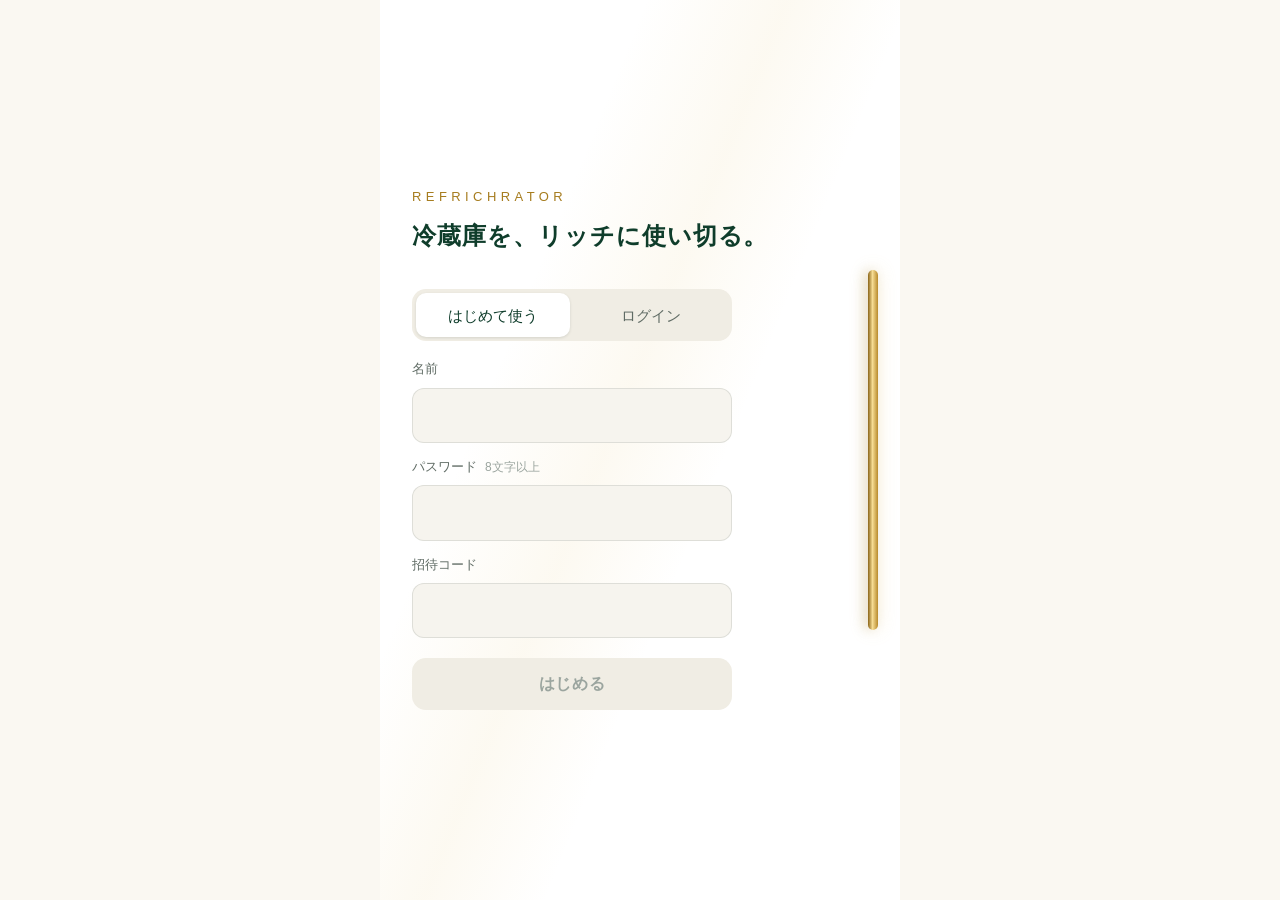
<file: index.html>
<!doctype html>
<html lang="ja">
  <head>
    <meta charset="UTF-8" />
    <meta name="viewport" content="width=device-width, initial-scale=1, viewport-fit=cover" />
    <meta name="theme-color" content="#faf8f2" />
    <meta name="color-scheme" content="light" />
    <script>
      // いつもはライト。設定でダークを選んだ端末だけ、開いた瞬間からダークにする
      try {
        if (localStorage.getItem('refrichrator:theme') === 'dark') {
          document.documentElement.dataset.theme = 'dark';
          document.querySelector('meta[name="theme-color"]').setAttribute('content', '#06110c');
        }
      } catch (e) {}
    </script>
    <meta name="apple-mobile-web-app-capable" content="yes" />
    <meta name="mobile-web-app-capable" content="yes" />
    <meta name="apple-mobile-web-app-status-bar-style" content="default" />
    <meta name="apple-mobile-web-app-title" content="Refrichrator" />
    <meta name="robots" content="noindex" />
    <meta name="description" content="冷蔵庫を、リッチに使い切る。" />
    <link rel="manifest" href="./manifest.webmanifest" />
    <link rel="icon" href="./icon.svg?v=2" type="image/svg+xml" />
    <link rel="apple-touch-icon" href="./apple-touch-icon.png?v=2" />
    <title>Refrichrator</title>
    <script type="module" crossorigin src="./assets/index-DmRGexyY.js"></script>
    <link rel="stylesheet" crossorigin href="./assets/index-gkmkmO5Y.css">
  </head>
  <body>
    <div id="root"></div>
  </body>
</html>
</file>
<file: assets/index-gkmkmO5Y.css>
:root{--lightningcss-light:initial;--lightningcss-dark: ;color-scheme:light;--bg:#faf8f2;--surface:#fff;--raised:#fff;--ink:#10221a;--sub:#5f6b64;--faint:#9ba59f;--hair:#10221a1a;--fill:#f0ede4;--fill-press:#e3dfd3;--primary:#0f3d2b;--primary-2:#17553c;--on-primary:#f7e7b8;--gold:#a67c1e;--gold-bright:#e8c877;--gold-tint:#c49a3624;--glass:#fffefaeb;--glass-line:#ffffffb3;--scrim:#0a0a0c6b;--fresh:#4aa874;--warm:#d69a3a;--hot:#d9644f;--fresh-tint:#2fb65b21;--warm-tint:#f2910024;--hot-tint:#f0442f1c;--fresh-ink:#177a38;--warm-ink:#9a5a00;--hot-ink:#c22d1b;--shadow:0 0 0 1px var(--hair);--lift:0 2px 4px #10221a0d, 0 18px 36px -16px #0b2a1e5c;--font:-apple-system, BlinkMacSystemFont, "SF Pro Text", "Hiragino Sans", "Hiragino Kaku Gothic ProN", "Noto Sans JP", "Yu Gothic UI", "Segoe UI", sans-serif;--round:ui-rounded, "SF Pro Rounded", -apple-system, BlinkMacSystemFont, "Hiragino Sans", sans-serif;--pad:22px;--top:env(safe-area-inset-top,0px);--bottom:env(safe-area-inset-bottom,0px);--ease:cubic-bezier(.2, .8, .2, 1)}:root[data-theme=dark] .toast{background:#1c3228f5;box-shadow:0 0 0 1px #ffffff14}:root[data-theme=dark]{--lightningcss-light: ;--lightningcss-dark:initial;color-scheme:dark;--bg:#06110c;--surface:#0e1d16;--raised:#172a20;--ink:#f4f0e4;--sub:#a4afa8;--faint:#64726a;--hair:#ffffff1c;--fill:#162820;--fill-press:#21382d;--primary:#e3bf6b;--primary-2:#f0d48c;--on-primary:#0b2218;--gold:#e3bf6b;--gold-tint:#e3bf6b24;--glass:#102019e6;--glass-line:#ffffff1a;--scrim:#0009;--fresh-ink:#5fd787;--warm-ink:#ffb84d;--hot-ink:#ff7a68;--shadow:0 0 0 1px #ffffff0d;--lift:0 0 0 1px #ffffff0f, 0 18px 36px -16px #000c}*,:before,:after{box-sizing:border-box;margin:0}html,body,#root{height:100%}body{background:var(--bg);color:var(--ink);font-family:var(--font);font-feature-settings:"palt" 0;-webkit-text-size-adjust:100%;-webkit-tap-highlight-color:transparent;-webkit-font-smoothing:antialiased;overscroll-behavior:none;overflow-wrap:anywhere;line-break:strict;word-break:auto-phrase;font-size:16px;line-height:1.55;overflow:hidden}button{font:inherit;color:inherit;cursor:pointer;text-align:inherit;touch-action:manipulation;background:0 0;border:0;padding:0}ul,ol{padding:0;list-style:none}:focus-visible{outline:2px solid var(--gold);outline-offset:2px}.icon{flex-shrink:0;display:block}.app{background:var(--bg);flex-direction:column;max-width:520px;height:100dvh;margin:0 auto;display:flex;position:relative;overflow:hidden}.stage{flex-direction:column;flex:1;min-height:0;animation:.16s ease-out fade;display:flex;position:relative}.screen{-webkit-overflow-scrolling:touch;overscroll-behavior:contain;min-height:0;padding:calc(var(--top) + 16px) var(--pad) calc(var(--bottom) + 36px);flex:1;overflow:hidden auto}.stage-tabs .screen{padding-bottom:calc(var(--bottom) + 112px)}.screen-flush{padding:0}.tabs{z-index:10;left:50%;bottom:calc(var(--bottom) + 12px);background:var(--glass);-webkit-backdrop-filter:saturate(180%)blur(22px);backdrop-filter:saturate(180%)blur(22px);width:min(100% - 40px,340px);box-shadow:inset 0 0 0 1px var(--glass-line), 0 1px 2px #10221a0f, 0 14px 34px -12px #0b2a1e5c;border-radius:24px;padding:5px;display:flex;position:absolute;transform:translate(-50%)}.tabs button{min-width:0;min-height:54px;color:var(--sub);text-align:center;border-radius:19px;flex-direction:column;flex:1;justify-content:center;align-items:center;gap:2px;padding:6px 4px 5px;font-size:11px;font-weight:500;transition:background .2s,color .2s;display:flex}.tabs button.on{color:var(--gold);background:var(--gold-tint)}.stage-tabs:after{content:"";z-index:5;height:calc(var(--bottom) + 104px);background:linear-gradient(to bottom, transparent, var(--bg) 58%);pointer-events:none;position:absolute;bottom:0;left:0;right:0}.btn{background:linear-gradient(180deg, var(--primary-2), var(--primary));width:100%;min-height:52px;color:var(--on-primary);text-align:center;transition:transform .12s var(--ease), opacity .12s;letter-spacing:.04em;border-radius:14px;justify-content:center;align-items:center;gap:8px;padding:12px 20px;font-size:16px;font-weight:600;display:flex}.btn:active{opacity:.86;transform:scale(.975)}.btn:disabled{opacity:.28}.btn-line{background:var(--fill);color:var(--ink)}.btn-light{color:#f7e7b8;background:linear-gradient(#17553c,#0f3d2b)}.btn-done{background:var(--fresh-tint);color:var(--fresh-ink)}.round{background:var(--fill);width:44px;height:44px;transition:transform .12s var(--ease);border-radius:50%;flex:none;place-items:center;display:grid}.round:active{transform:scale(.92)}.round:disabled{opacity:.5}.round-float{z-index:2;top:calc(var(--top) + 12px);color:#111113;-webkit-backdrop-filter:saturate(180%)blur(16px);backdrop-filter:saturate(180%)blur(16px);background:#ffffffd1;position:absolute;left:14px;box-shadow:0 4px 14px #0000002e}.field{background:var(--fill);width:100%;color:var(--ink);font:inherit;resize:none;appearance:none;border:0;border-radius:12px;padding:15px 16px;font-size:17px;line-height:1.5;display:block}.field::placeholder{color:var(--sub)}.field:focus{outline:2px solid var(--gold);outline-offset:0}.field-dark{color:#10221a;background:#f6f4ee;box-shadow:inset 0 0 0 1px #10221a1a}.field-dark:focus{outline-color:#c49a36}.hint{color:var(--sub);margin:6px 0 16px;font-size:14px}.problem{padding:6px 0 10px;font-size:16px}.quiet{color:var(--sub);font-size:15px}.lede{color:var(--sub);margin:-6px 0 20px;font-size:15px}.meta{color:var(--sub);white-space:nowrap;align-items:center;gap:4px;font-size:13px;font-weight:500;display:inline-flex}.ring{color:var(--fresh);flex:none;place-items:center;display:grid;position:relative}.ring svg{width:100%;height:100%;position:absolute;inset:0}.ring-track{stroke:var(--fill)}.ring-arc{stroke:currentColor;stroke-linecap:round}.ring-warm{color:var(--warm)}.ring-hot{color:var(--hot)}.ring-num{font-family:var(--font);color:var(--ink);font-variant-numeric:tabular-nums;font-size:15px;font-weight:500;line-height:1;position:relative}.ring-num.ring-word{font-family:var(--font);font-size:10.5px;font-weight:500}.left{color:var(--sub);font-size:13px;font-weight:500}.left-warm{color:var(--warm-ink)}.left-hot{color:var(--hot-ink)}.skel{background:linear-gradient(90deg, var(--fill) 20%, var(--surface) 50%, var(--fill) 80%);background-size:220% 100%;border-radius:7px;height:14px;margin:9px 0;animation:1.3s linear infinite shimmer;display:block}.skel-line{margin:16px 0}.pulse{background:var(--ink);border-radius:50%;flex:none;width:9px;height:9px;animation:1s ease-in-out infinite pulse}.waiting,.reading{align-items:center;gap:10px;margin:0 0 20px;font-size:15px;font-weight:500;display:flex}.title-row{justify-content:space-between;align-items:baseline;gap:12px;margin:8px 0 22px;display:flex}.title-row h1,.bar h1{letter-spacing:.03em;font-feature-settings:"palt" 1;font-size:20px;font-weight:600;line-height:1.2}.count{color:var(--sub);flex:none;font-size:15px;font-weight:500}.bar{align-items:center;gap:12px;margin-bottom:22px;display:flex}.bar h1{min-width:0;font-size:24px}.home-head{justify-content:space-between;align-items:center;gap:12px;display:flex}.date{color:var(--sub);font-size:14px;font-weight:500}.home-head{margin-bottom:2px}.ask{letter-spacing:.02em;font-feature-settings:"palt" 1;margin:4px 0 20px;font-size:clamp(24px,7vw,27px);font-weight:600;line-height:1.3}.scenes{grid-template-columns:1fr 1fr;gap:12px;display:grid}.scene{isolation:isolate;color:#fff;min-width:0;min-height:172px;box-shadow:var(--lift);transition:transform .18s var(--ease);background:#0b2a1e;border-radius:20px;flex-direction:column;justify-content:flex-end;padding:16px;display:flex;position:relative;overflow:hidden}.scene:active{transform:scale(.972)}.scene-big{grid-column:1/-1;min-height:clamp(210px,62vw,280px);padding:20px}.scene img{z-index:-2;object-fit:cover;width:100%;height:100%;position:absolute;inset:0}.scene:after{content:"";z-index:-1;background:linear-gradient(#0000 38%,#00000038 60%,#0000009e 100%);position:absolute;inset:0}.scene-name{letter-spacing:.04em;font-size:18px;font-weight:600;line-height:1.25;display:block}.scene-big .scene-name{font-size:23px}.scene-note{color:#ffffffe0;margin-top:3px;font-size:13px;font-weight:500;line-height:1.45;display:block}.scene-big .scene-note{font-size:15px}.soon{margin-top:36px}.sec-head{justify-content:space-between;align-items:center;gap:12px;margin-bottom:12px;display:flex}.sec-head h2,.group h2,.plan-sec h2{letter-spacing:.02em;font-size:17px;font-weight:600;line-height:1.3}.sec-link{min-height:44px;color:var(--gold);flex:none;align-items:center;padding-left:8px;font-size:14px;font-weight:500;display:inline-flex}.soon-list{grid-template-columns:repeat(3,minmax(0,1fr));gap:10px;display:grid}.soon-list button{background:var(--surface);width:100%;min-height:108px;box-shadow:var(--shadow);text-align:center;border-radius:16px;flex-direction:column;justify-content:center;align-items:center;gap:8px;padding:14px 6px 12px;font-size:14px;font-weight:500;line-height:1.3;display:flex}.soon .btn{margin-top:4px}.add-panel{top:calc(var(--top) + 8px);z-index:4;background:linear-gradient(to bottom, var(--bg) 78%, transparent);grid-template-columns:repeat(3,minmax(0,1fr));gap:8px;padding:6px 0 10px;display:grid;position:sticky}.add-panel button{background:var(--surface);min-width:0;min-height:76px;box-shadow:var(--shadow);text-align:center;transition:transform .14s var(--ease);border-radius:16px;flex-direction:column;justify-content:center;align-items:center;gap:8px;padding:12px 2px 10px;font-size:12px;font-weight:500;line-height:1.3;display:flex}.add-panel button:active{transform:scale(.94)}.add-panel button:first-of-type{background:var(--primary);color:var(--on-primary);letter-spacing:.04em;flex-direction:row;grid-column:1/-1;gap:10px;min-height:60px;font-size:16px;font-weight:600}.group{margin-top:34px}.group h2{margin-bottom:10px}.rows{background:var(--surface);box-shadow:var(--shadow);border-radius:16px;overflow:hidden}.sheet .rows{background:var(--fill);box-shadow:none}.rows>li+li{border-top:1px solid var(--hair)}.row{align-items:center;gap:14px;width:100%;min-height:68px;padding:12px 14px;display:flex}button.row:active{background:var(--fill)}.row-main{flex:1;min-width:0}.row-name{flex:1;min-width:0;font-size:17px;font-weight:500;line-height:1.35;display:block}.row>.icon:last-child{color:var(--faint)}.dup{color:var(--sub);font-size:12px;font-weight:500;display:block}.held{color:var(--sub);margin:4px 0 12px;font-size:14px}.held button{min-height:44px;color:var(--ink);text-underline-offset:4px;align-items:center;margin-left:6px;font-weight:500;text-decoration:underline;display:inline-flex}.row-skel{display:block}.row-edit{gap:4px;padding-right:6px}.mini-step{flex:none;align-items:center;display:inline-flex}.mini-step .mini-btn,.row-x{width:40px;height:40px;color:var(--sub);border-radius:50%;flex:none;place-items:center;display:grid}.mini-step .mini-btn{background:var(--surface);color:var(--ink);display:none}.row-edit.open .mini-step .mini-btn{display:grid}.mini-step .mini-btn:disabled{opacity:.3}.mini-step .mini-value{background:var(--surface);white-space:nowrap;border-radius:10px;flex:none;justify-content:center;align-items:baseline;gap:1px;min-width:58px;height:40px;padding:9px 10px 0;font-size:12px;font-weight:500;line-height:1.2;display:inline-flex}.row-edit.open .mini-step .mini-value{box-shadow:inset 0 0 0 1.5px var(--ink)}.mini-value b{font-size:18px;font-weight:600}.add-one{align-items:center;gap:8px;margin-top:14px;display:flex}.add-one .field{flex:1;min-width:0}.shot{object-fit:cover;border-radius:18px;width:100%;max-height:170px;margin-bottom:16px;display:block}.picks{flex-wrap:wrap;gap:8px;display:flex}.picks-center{grid-template-columns:repeat(4,minmax(0,1fr));justify-content:center;gap:6px;display:grid}.pick{background:var(--fill);min-height:48px;transition:transform .12s var(--ease), background .15s;border-radius:12px;align-items:center;gap:4px;padding:8px 17px;font-size:16px;font-weight:500;display:inline-flex}.pick:active{transform:scale(.94)}.pick-big{min-height:56px;padding:10px 20px;font-size:17px}.pick-on{background:var(--surface);color:var(--ink);box-shadow:inset 0 0 0 1.5px var(--ink);font-weight:600}.pick-n{font-family:var(--round);font-size:13px}.picks-center .pick{justify-content:center;min-width:0;padding:8px 0;font-size:14px}.times{color:var(--sub);margin-left:6px;font-size:13px;font-weight:500}.home>.empty{margin:0 0 16px}.sheet-wrap{z-index:30;top:var(--vvo,0px);height:var(--vvh,100dvh);flex-direction:column;justify-content:flex-end;max-width:520px;margin:0 auto;display:flex;position:fixed;left:0;right:0}.sheet-back{background:var(--scrim);-webkit-backdrop-filter:blur(3px);backdrop-filter:blur(3px);width:100%;animation:.2s ease-out fade;position:absolute;inset:0}.sheet{background:var(--surface);max-height:94%;animation:rise .32s var(--ease);border-radius:22px 22px 0 0;flex-direction:column;display:flex;position:relative;box-shadow:0 -10px 40px #0000002e}.sheet:before{content:"";background:var(--fill-press);border-radius:3px;flex:none;align-self:center;width:38px;height:5px;margin-top:8px}.sheet-head{padding:10px 14px 8px var(--pad);flex:none;justify-content:space-between;align-items:center;gap:12px;display:flex}.sheet-head h2{letter-spacing:.02em;min-width:0;font-size:20px;font-weight:600;line-height:1.3}.sheet-body{-webkit-overflow-scrolling:touch;overscroll-behavior:contain;min-height:0;padding:4px var(--pad) 18px;flex:1;overflow-y:auto}.sheet-foot{padding:10px var(--pad) calc(14px + var(--bottom));flex:none}.swipe{position:relative;overflow:hidden}.swipe-del{background:var(--hot);color:#fff;letter-spacing:.04em;place-items:center;width:84px;font-size:15px;font-weight:600;display:grid;position:absolute;top:0;bottom:0;right:0}.swipe-front{background:var(--surface);touch-action:pan-y;will-change:transform;cursor:pointer;position:relative}.qty{flex:none;align-items:center;gap:2px;display:inline-flex}.qty-btn{background:var(--fill);width:32px;height:32px;color:var(--ink);border-radius:50%;place-items:center;display:grid}.qty-btn:active{background:var(--fill-press)}.qty-num{text-align:center;min-width:24px;font-size:15px;font-weight:700}.pantry-add-open{width:100%;margin:6px 0 12px}.chips{flex-wrap:wrap;gap:8px;margin-bottom:12px;display:flex}.chip{background:var(--fill);border-radius:999px;align-items:center;gap:4px;padding:7px 12px;font-size:13px;font-weight:500;display:inline-flex}.pantry-row{cursor:pointer}.grip{width:38px;color:var(--sub);touch-action:none;cursor:grab;flex:none;align-self:stretch;place-items:center;margin-left:-10px;display:grid}.pantry-rows.drag-active li{transition:transform .18s}.pantry-rows li.dragging{z-index:3;position:relative}.pantry-rows.drag-active li.dragging{transition:none}.pantry-rows li.dragging .row{background:var(--surface);box-shadow:0 10px 28px #0003}.pantry-sub{color:var(--sub);font-size:12.5px}.pantry-sub.hot{color:var(--hot);font-weight:600}.stock{background:var(--fresh-tint);min-width:78px;color:var(--fresh);text-align:center;border-radius:999px;flex:none;padding:8px 12px;font-size:13px;font-weight:700}.stock.out{background:var(--fill);color:var(--sub)}.sheet-row{justify-content:space-between;align-items:center;gap:12px;padding:8px 0;font-size:15px;display:flex}.sheet-sub{margin-top:24px;font-size:15px;font-weight:600}.use-row{gap:8px;margin-top:12px;display:flex}.use-row .btn{flex:1}.dish{background:var(--surface);width:100%;box-shadow:var(--shadow);transition:transform .18s var(--ease);border-radius:20px;flex-direction:column;align-items:flex-start;margin-bottom:14px;padding:0 0 18px;display:flex;overflow:hidden}button.dish:active{transform:scale(.98)}.dish>:not(.photo){margin-left:18px;margin-right:18px}.dish .photo{margin-bottom:14px}.dish-skel .skel{margin-top:4px;margin-bottom:4px}.dish-title{letter-spacing:.02em;font-feature-settings:"palt" 1;font-size:19px;font-weight:600;line-height:1.35}.dish-lead{color:var(--sub);margin-top:3px;font-size:14px}.dish-meta{flex-wrap:wrap;align-items:center;gap:6px 8px;margin-top:12px;display:flex}.dish-meta .meta,.tag{color:var(--sub);align-items:center;gap:4px;font-size:13px;font-weight:400;display:inline-flex}.tag:before{content:"・";margin:0 -2px 0 -10px}.photo{aspect-ratio:4/3;background:var(--fill);place-items:center;width:100%;display:grid;position:relative;overflow:hidden}.photo img{object-fit:cover;opacity:0;width:100%;height:100%;transition:opacity .5s, transform .9s var(--ease);position:absolute;inset:0;transform:scale(1.03)}.photo img.on{opacity:1;transform:none}.photo-wait{background:linear-gradient(100deg, var(--fill) 25%, var(--surface) 50%, var(--fill) 75%);background-size:220% 100%;animation:1.5s linear infinite shimmer}.photo-badges{z-index:1;flex-direction:column;align-items:flex-start;gap:6px;max-width:calc(100% - 16px);display:flex;position:absolute;top:8px;left:8px}.photo-badge{color:#fff;border-radius:999px;align-items:center;gap:4px;padding:4px 9px;font-size:11.5px;font-weight:700;line-height:1.3;display:inline-flex;box-shadow:0 2px 8px #0a140e40}.badge-home{background:var(--primary)}.badge-buy{background:var(--warm)}.badge-soon{background:var(--hot)}.photo-hero .photo-badges{top:calc(var(--top) + 64px);left:14px}.photo-note{color:var(--sub);text-align:center;flex-direction:column;align-items:center;gap:8px;padding:12px;font-size:13px;font-weight:500;display:flex}.photo-wait-note{font-size:12px;font-weight:400}.photo-retry{background:var(--surface);border-radius:12px;align-items:center;gap:6px;min-height:44px;padding:8px 18px;font-size:14px;font-weight:500;display:flex}.screen>.btn-line{margin-top:6px}.recipe-hero{position:relative}.recipe{padding:26px var(--pad) 12px;background:var(--bg);border-radius:22px 22px 0 0;margin-top:-28px;position:relative}.recipe-title{letter-spacing:.02em;font-feature-settings:"palt" 1;font-size:24px;font-weight:600;line-height:1.28}.recipe-lead{color:var(--sub);margin-top:6px;font-size:16px}.recipe-meta{flex-wrap:wrap;gap:4px 14px;margin-top:14px;display:flex}.recipe h2{letter-spacing:.04em;margin:32px 0 12px;font-size:18px;font-weight:600}.ing{background:var(--surface);box-shadow:var(--shadow);border-radius:16px;margin-top:10px;overflow:hidden}.ing h3{color:var(--sub);padding:13px 16px 2px;font-size:13px;font-weight:500}.ing-fridge h3{color:var(--sub)}.ing-buy h3{color:var(--ink)}.ing li{justify-content:space-between;align-items:baseline;gap:16px;padding:12px 16px;font-size:17px;font-weight:500;display:flex}.ing li+li{border-top:1px solid var(--hair)}.ing li>span:first-child{min-width:0}.amount{max-width:48%;color:var(--sub);text-align:right;flex:none;font-size:16px;font-weight:500}.steps li{grid-template-columns:34px 1fr;align-items:start;gap:14px;width:100%;padding:14px 0;font-size:17px;line-height:1.65;display:grid}.steps li+li{border-top:1px solid var(--hair)}.step{display:contents}.step-n{background:var(--fill);width:34px;height:34px;font-family:var(--round);border-radius:50%;place-items:center;font-size:16px;font-weight:500;line-height:1;transition:background .2s,color .2s;display:grid}.steps button{grid-template-columns:34px 1fr;align-items:start;gap:14px;width:100%;min-height:44px;padding:14px 0;font-size:17px;line-height:1.65;display:grid}.steps li:has(>button){padding:0;display:block}.steps .done{color:var(--faint)}.steps .done .step-n{background:var(--fresh);color:#fff}.tip{background:var(--surface);box-shadow:var(--shadow);border-radius:16px;margin-top:22px;padding:16px 18px;font-size:16px}.tip b{color:var(--sub);margin-bottom:2px;font-size:13px;display:block}.outlink{min-height:52px;color:var(--sub);justify-content:center;align-items:center;gap:6px;margin-top:18px;font-size:15px;font-weight:500;text-decoration:none;display:flex}.dock{z-index:3;padding:12px var(--pad) calc(14px + var(--bottom));background:var(--glass);-webkit-backdrop-filter:saturate(180%)blur(22px);backdrop-filter:saturate(180%)blur(22px);border-top:1px solid var(--hair);align-items:center;gap:10px;display:flex;position:sticky;bottom:0}.dock .btn{flex:1}.dock .round{background:var(--surface);box-shadow:var(--shadow)}.dock .round-fav.on{color:var(--gold);background:var(--gold-tint)}.plan-sec{margin-top:30px}.plan-sec h2{margin-bottom:12px}.ideas{gap:10px;display:grid}.idea{background:var(--surface);width:100%;box-shadow:var(--shadow);transition:transform .16s var(--ease);border-radius:18px;grid-template-columns:minmax(0,1fr) auto;align-items:center;column-gap:12px;padding:16px 12px 16px 18px;display:grid}button.idea:active{transform:scale(.975)}.idea>.icon{color:var(--faint);grid-area:1/2/span 3}.idea-buy{color:var(--sub);grid-column:1;font-size:13px;font-weight:500}.idea-buy b{color:var(--ink);background:0 0;border-radius:0;margin-right:5px;padding:0;font-size:15px;font-weight:500;display:inline}.idea-dish{letter-spacing:.02em;grid-column:1;margin-top:8px;font-size:18px;font-weight:600;line-height:1.35}.idea-uses{color:var(--sub);flex-wrap:wrap;grid-column:1;align-items:center;gap:2px 12px;margin-top:3px;font-size:13px;font-weight:500;display:flex}.idea-skel{display:block}.have{flex-wrap:wrap;gap:8px;display:flex}.have li{background:var(--surface);box-shadow:var(--shadow);border-radius:10px;align-items:center;gap:7px;padding:7px 13px 7px 11px;font-size:14px;font-weight:500;display:inline-flex}.have li:before{content:"";background:var(--fresh);border-radius:50%;width:8px;height:8px}.have .have-warm:before{background:var(--warm)}.have .have-hot:before{background:var(--hot)}.set{background:var(--surface);box-shadow:var(--shadow);border-radius:18px;margin-top:14px;padding:18px}.set h2{margin-bottom:6px;font-size:17px;font-weight:600}.set .hint{margin-bottom:12px}.seg{background:var(--fill);border-radius:14px;gap:4px;padding:4px;display:flex}.seg button{min-height:44px;color:var(--sub);border-radius:10px;flex:1;justify-content:center;align-items:center;gap:6px;font-size:15px;font-weight:500;transition:background .2s,color .2s;display:flex}.seg button.on{background:var(--raised);color:var(--ink);box-shadow:0 1px 3px #00000024}:root[data-theme=dark] .seg button.on{background:var(--gold-tint);color:var(--gold);box-shadow:inset 0 0 0 1px #e3bf6b59}.usage{color:var(--sub);font-size:15px;font-weight:500}.usage b{font-family:var(--font);color:var(--ink);font-size:30px;font-weight:300}.stepper{justify-content:center;align-items:center;gap:18px;margin:12px 0 18px;display:flex}.stepper-value{text-align:center;white-space:nowrap;min-width:108px;font-size:15px;font-weight:500}.stepper-value b{font-family:var(--font);margin-right:4px;font-size:40px;font-weight:300;line-height:1}.empty{background:var(--surface);box-shadow:var(--shadow);border-radius:20px;margin-top:18px;padding:26px 22px 22px}.empty-title{margin-bottom:8px;font-size:18px;font-weight:600;line-height:1.35}.empty p:not(.empty-title){color:var(--sub);font-size:15px}.empty .btn{margin-top:20px}.toast{z-index:40;-webkit-backdrop-filter:blur(18px);backdrop-filter:blur(18px);color:#fff;width:max-content;max-width:calc(100% - 32px);animation:pop .28s var(--ease);top:auto;left:50%;bottom:calc(var(--bottom) + 88px);pointer-events:none;background:#0b2a1ef2;border-radius:14px;align-items:center;gap:12px;padding:12px 18px;font-size:14px;font-weight:500;line-height:1.4;display:flex;position:absolute;transform:translate(-50%);box-shadow:0 10px 30px -8px #00000073}.toast button{color:#ffd27a;pointer-events:auto;flex:none;min-height:44px;margin:-10px -8px -10px 0;padding:2px 8px;font-weight:500}.door{--lightningcss-light:initial;--lightningcss-dark: ;color-scheme:light;z-index:50;perspective:1600px;position:absolute;inset:0;overflow:hidden}.door-open{pointer-events:none}.door-open:before{content:"";opacity:0;background:#fff6d8;animation:.7s ease-out both bloom;position:absolute;inset:0}.door-leaf{transform-origin:0;backface-visibility:hidden;background:linear-gradient(112deg,#e8c87700 30%,#e8c8771a 46%,#e8c87700 60%),#fff;position:absolute;inset:0}.door-open .door-leaf{animation:.6s cubic-bezier(.6,.04,.3,1) both swing}.door-handle{background:linear-gradient(90deg,#8a6418,#f6dc93 45%,#b88a2c);border-radius:5px;width:10px;height:40%;position:absolute;top:30%;right:22px;box-shadow:-4px 0 12px #785a142e,0 0 18px #f0cd784d}.door-face{padding:var(--top) 60px var(--bottom) 32px;flex-direction:column;justify-content:center;display:flex;position:absolute;inset:0}.wordmark{letter-spacing:.34em;color:#a67c1e;white-space:nowrap;text-transform:uppercase;font-size:13px;font-weight:500;line-height:1.15}.door-tag{color:#0f3d2b;letter-spacing:.04em;margin-top:14px;font-size:24px;font-weight:600;line-height:1.45}.door-form{max-width:320px;margin-top:36px}.door-form label{color:#5f6b64;margin-bottom:8px;font-size:13px;font-weight:500;display:block}.door-error{color:#c22d1b;margin-top:10px;font-size:14px;font-weight:500}.door-form .btn:disabled{opacity:1;color:#9ba59f;background:#f0ede4}.door-open .door-face{animation:.15s ease-in reverse both fade}.door-face{-webkit-overflow-scrolling:touch;overflow-y:auto}.door-inner{margin:auto 0;padding:24px 0}.door-modes{background:#f0ede4;border-radius:14px;gap:4px;margin-bottom:18px;padding:4px;display:flex}.door-modes button{color:#5f6b64;text-align:center;border-radius:10px;flex:1;min-height:44px;font-size:15px;font-weight:500}.door-modes button.on{color:#0f3d2b;background:#fff;box-shadow:0 1px 3px #10221a1f}.door-form label{margin-top:14px}.door-form label small{color:#9ba59f;margin-left:8px;font-size:12px}.door-form .btn{margin-top:20px}.danger-link{width:100%;min-height:44px;color:var(--hot-ink);text-align:center;margin-top:8px;font-size:15px;display:block}.btn-danger{background:var(--hot-ink);color:#fff}@keyframes fade{0%{opacity:0}}@keyframes rise{0%{transform:translateY(100%)}}@keyframes pop{0%{opacity:0;transform:translate(-50%)translateY(10px)scale(.96)}}@keyframes shimmer{0%{background-position:110% 0}to{background-position:-110% 0}}@keyframes pulse{50%{opacity:.2;transform:scale(.75)}}@keyframes swing{to{transform:rotateY(-98deg)}}@keyframes bloom{30%{opacity:.55}to{opacity:0}}@media (prefers-reduced-motion:reduce){*,:before,:after{transition-duration:.01ms!important;animation-duration:.01ms!important;animation-iteration-count:1!important;animation-delay:0s!important}}
</file>
